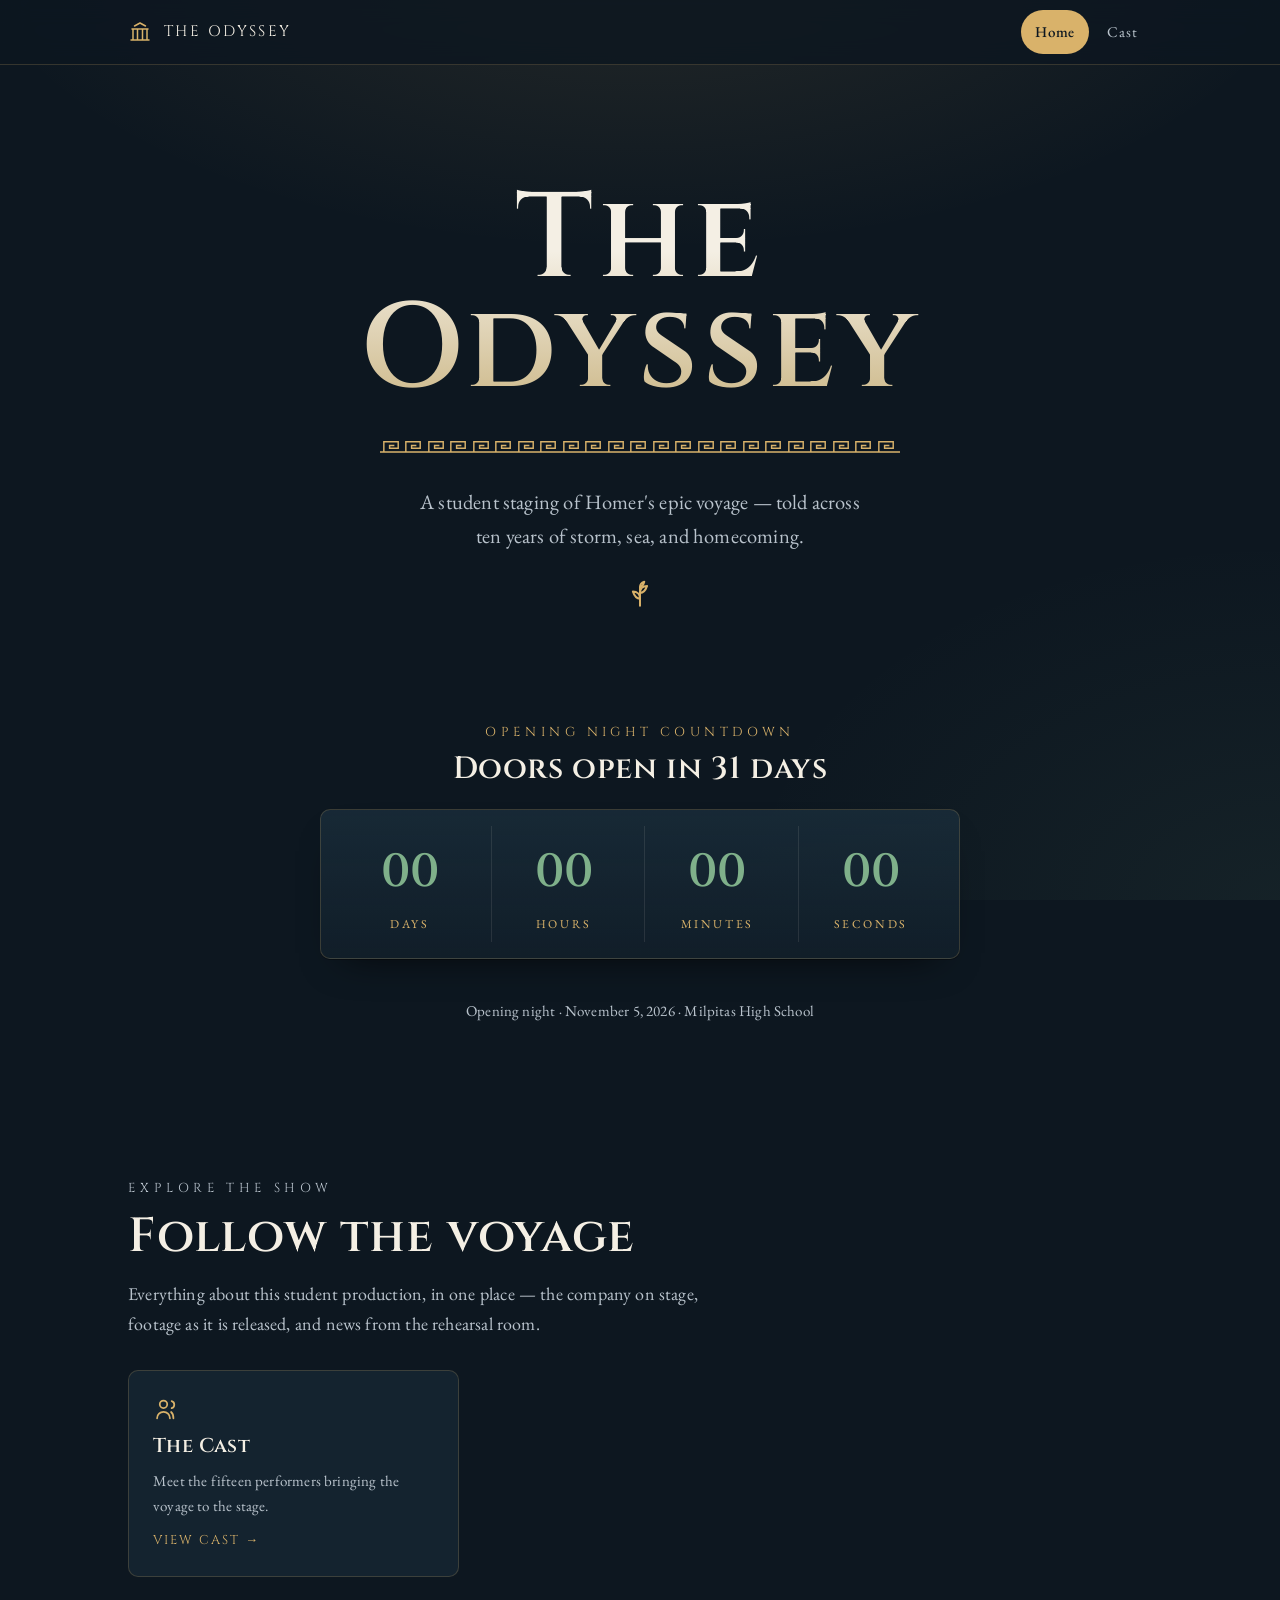
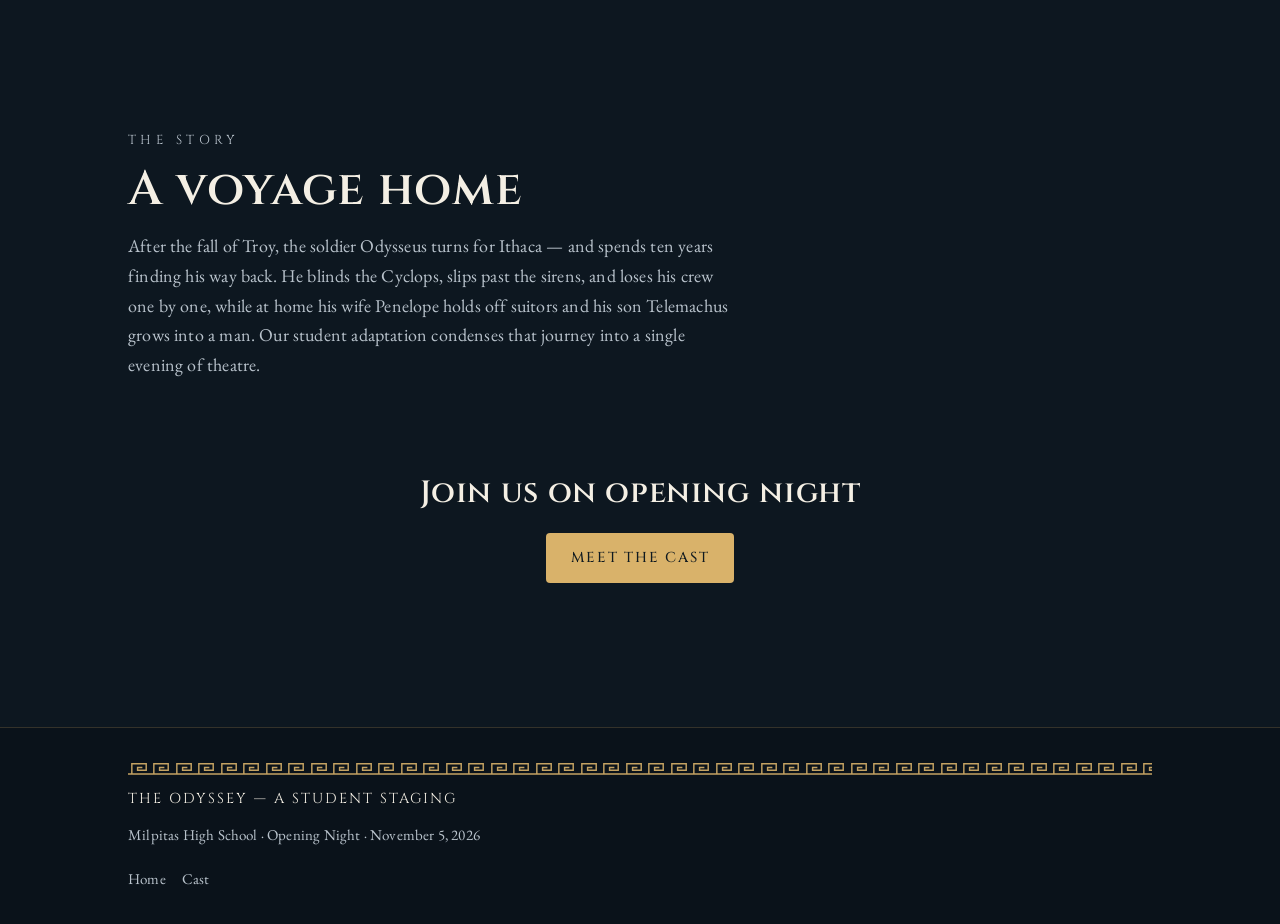
<file: index.html>
<!DOCTYPE html>
<html lang="en">
<head>
  <meta charset="UTF-8">
  <meta name="viewport" content="width=device-width, initial-scale=1">
  <title>The Odyssey — Milpitas High School Student Staging</title>
  <meta name="description" content="The student staging of Homer's Odyssey at Milpitas High School: cast, and opening-night countdown.">
  <link rel="preconnect" href="https://fonts.googleapis.com">
  <link rel="preconnect" href="https://fonts.gstatic.com" crossorigin>
  <link href="https://fonts.googleapis.com/css2?family=Cinzel:wght@500;600;700&family=EB+Garamond:ital,wght@0,400;0,500;0,600;1,400&display=swap" rel="stylesheet">
  <link rel="stylesheet" href="assets/styles.css">
</head>
<body>
  <a class="skip-link" href="#main">Skip to content</a>

  <header class="site-header">
    <div class="wrap inner">
      <a class="brand" href="index.html">
        <svg class="brand__mark" width="24" height="24" viewBox="0 0 24 24" fill="none" stroke="currentColor" stroke-width="1.5" stroke-linecap="round" stroke-linejoin="round" aria-hidden="true">
          <path d="M3 20h18M5 20V9M9.5 20V9M14.5 20V9M19 20V9M4 9h16M6.5 6 12 3l5.5 3"/>
        </svg>
        <span class="brand__text">The Odyssey</span>
      </a>
      <button class="nav-toggle" type="button" aria-expanded="false" aria-controls="primary-nav" aria-label="Toggle navigation menu">
        <svg width="22" height="22" viewBox="0 0 24 24" fill="none" stroke="currentColor" stroke-width="1.8" stroke-linecap="round" aria-hidden="true">
          <path d="M4 7h16M4 12h16M4 17h16"/>
        </svg>
      </button>
      <nav class="site-nav" id="primary-nav" aria-label="Primary">
        <a href="index.html" aria-current="page">Home</a>
        <a href="cast.html">Cast</a>
      </nav>
    </div>
  </header>

  <main id="main">
    <section class="hero">
      <div class="wrap hero__inner">
        <p class="eyebrow reveal"></p>
        <h1 class="reveal" style="--i:1">The Odyssey</h1>
        <div class="meander hero__rule reveal" style="--i:2" aria-hidden="true"></div>
        <p class="hero__tagline reveal" style="--i:3">A student staging of Homer's epic voyage — told across ten years of storm, sea, and homecoming.</p>
        <div class="hero__laurel reveal" style="--i:4" aria-hidden="true">
          <svg width="34" height="34" viewBox="0 0 24 24" fill="none" stroke="currentColor" stroke-width="1.4" stroke-linecap="round" stroke-linejoin="round">
            <path d="M12 21V8"/>
            <path d="M12 12c0-3 2-5 5-5-1 3-2 5-5 5Z"/>
            <path d="M12 16c0-3-2-5-5-5 1 3 2 5 5 5Z"/>
            <path d="M12 8c0-2 1.5-3.5 3-4-.5 2-1.5 3.5-3 4Z"/>
          </svg>
        </div>
      </div>
    </section>

    <section class="section section--tight" aria-labelledby="countdown-heading">
      <div class="wrap" style="display:grid;gap:24px;justify-items:center;text-align:center;">
        <div>
          <p class="eyebrow" id="countdown-heading">Opening night countdown</p>
          <h2 style="font-size:var(--fs-h3);margin-top:8px;">Doors open in 31 days</h2>
        </div>
        <div class="countdown reveal" data-countdown role="timer" aria-live="off">
          <div class="cd-unit">
            <span class="cd-value" data-unit="days">31</span>
            <span class="cd-label">Days</span>
          </div>
          <div class="cd-unit">
            <span class="cd-value" data-unit="hours">00</span>
            <span class="cd-label">Hours</span>
          </div>
          <div class="cd-unit">
            <span class="cd-value" data-unit="minutes">00</span>
            <span class="cd-label">Minutes</span>
          </div>
          <div class="cd-unit">
            <span class="cd-value" data-unit="seconds">00</span>
            <span class="cd-label">Seconds</span>
          </div>
        </div>
        <p class="countdown__caption" data-countdown-label>Opening night &middot; November 5, 2026 &middot; Milpitas High School</p>
      </div>
    </section>

    <section class="section" aria-labelledby="explore-heading">
      <div class="wrap" style="display:grid;gap:32px;">
        <div class="section-head reveal">
          <p class="eyebrow" id="explore-heading">Explore the show</p>
          <h2>Follow the voyage</h2>
          <p>Everything about this student production, in one place — the company on stage, footage as it is released, and news from the rehearsal room.</p>
        </div>
        <div class="link-grid">
          <a class="link-card reveal" href="cast.html" style="--i:0">
            <span class="link-card__icon">
              <svg width="28" height="28" viewBox="0 0 24 24" fill="none" stroke="currentColor" stroke-width="1.5" stroke-linecap="round" stroke-linejoin="round" aria-hidden="true">
                <circle cx="9" cy="8" r="3.2"/><path d="M3.5 20c0-3.3 2.5-5.5 5.5-5.5s5.5 2.2 5.5 5.5"/><path d="M16 5.2a3.2 3.2 0 0 1 0 6.1M17.5 20c0-2.6-.8-4.4-2-5.4"/>
              </svg>
            </span>
            <h3>The Cast</h3>
            <p>Meet the fifteen performers bringing the voyage to the stage.</p>
            <span class="link-card__more">View cast &rarr;</span>
          </a>
        
          
        </div>
      </div>
    </section>

    <section class="section section--tight" aria-labelledby="story-heading">
      <div class="wrap">
        <div class="section-head reveal">
          <p class="eyebrow" id="story-heading">The story</p>
          <h2>A voyage home</h2>
          <p>After the fall of Troy, the soldier Odysseus turns for Ithaca — and spends ten years finding his way back. He blinds the Cyclops, slips past the sirens, and loses his crew one by one, while at home his wife Penelope holds off suitors and his son Telemachus grows into a man. Our student adaptation condenses that journey into a single evening of theatre.</p>
        </div>
      </div>
    </section>

    <section class="section section--tight" aria-labelledby="cta-heading">
      <div class="wrap" style="display:grid;gap:24px;justify-items:center;text-align:center;">
        <h2 id="cta-heading" class="reveal" style="font-size:var(--fs-h3)">Join us on opening night</h2>
        <div class="btn-row reveal" style="justify-content:center;--i:1">
          <a class="btn btn--primary" href="cast.html">Meet the Cast</a>
        </div>
      </div>
    </section>
  </main>

  <footer class="site-footer">
    <div class="wrap inner">
      <div class="meander" aria-hidden="true"></div>
      <p class="foot-brand">The Odyssey &mdash; A Student Staging</p>
      <p class="foot-meta">Milpitas High School &middot; Opening Night &middot; November 5, 2026</p>
      <nav class="foot-nav" aria-label="Footer">
        <a href="index.html">Home</a>
        <a href="cast.html">Cast</a>
      </nav>
    </div>
  </footer>

  <script src="assets/main.js"></script>
</body>
</html>
</file>
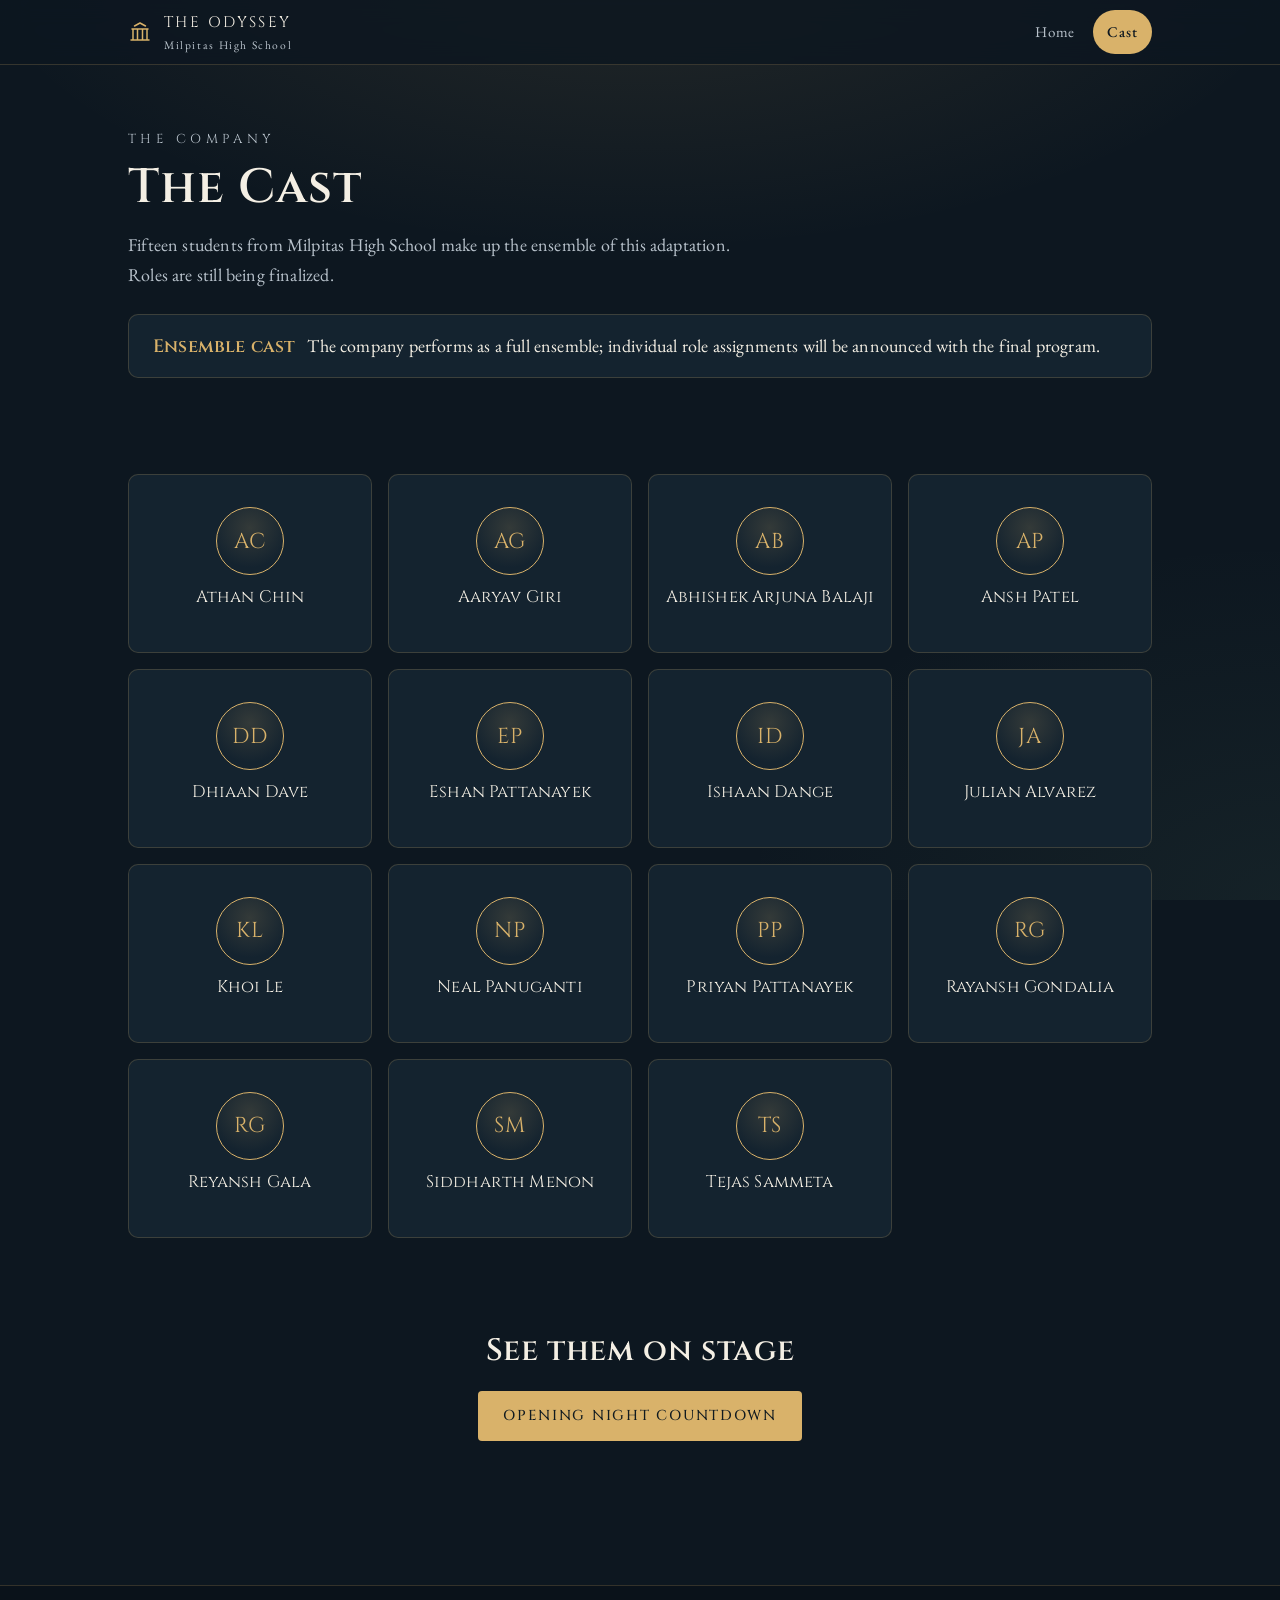
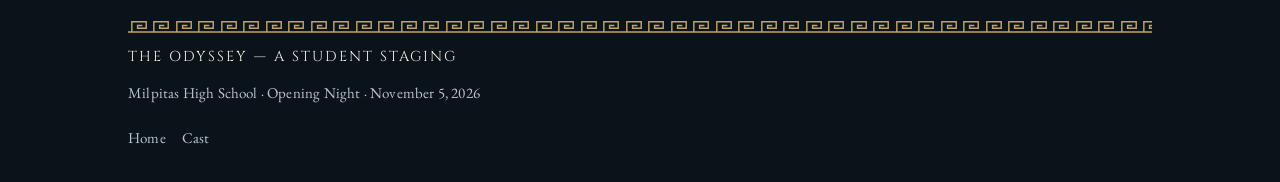
<file: cast.html>
<!DOCTYPE html>
<html lang="en">
<head>
  <meta charset="UTF-8">
  <meta name="viewport" content="width=device-width, initial-scale=1">
  <title>The Cast — The Odyssey | Milpitas High School</title>
  <meta name="description" content="The fifteen performers in the Milpitas High School student staging of the Odyssey.">
  <link rel="preconnect" href="https://fonts.googleapis.com">
  <link rel="preconnect" href="https://fonts.gstatic.com" crossorigin>
  <link href="https://fonts.googleapis.com/css2?family=Cinzel:wght@500;600;700&family=EB+Garamond:ital,wght@0,400;0,500;0,600;1,400&display=swap" rel="stylesheet">
  <link rel="stylesheet" href="assets/styles.css">
</head>
<body>
  <a class="skip-link" href="#main">Skip to content</a>

  <header class="site-header">
    <div class="wrap inner">
      <a class="brand" href="index.html">
        <svg class="brand__mark" width="24" height="24" viewBox="0 0 24 24" fill="none" stroke="currentColor" stroke-width="1.5" stroke-linecap="round" stroke-linejoin="round" aria-hidden="true">
          <path d="M3 20h18M5 20V9M9.5 20V9M14.5 20V9M19 20V9M4 9h16M6.5 6 12 3l5.5 3"/>
        </svg>
        <span class="brand__text">The Odyssey<small>Milpitas High School</small></span>
      </a>
      <button class="nav-toggle" type="button" aria-expanded="false" aria-controls="primary-nav" aria-label="Toggle navigation menu">
        <svg width="22" height="22" viewBox="0 0 24 24" fill="none" stroke="currentColor" stroke-width="1.8" stroke-linecap="round" aria-hidden="true">
          <path d="M4 7h16M4 12h16M4 17h16"/>
        </svg>
      </button>
      <nav class="site-nav" id="primary-nav" aria-label="Primary">
        <a href="index.html">Home</a>
        <a href="cast.html" aria-current="page">Cast</a>
      </nav>
    </div>
  </header>

  <main id="main">
    <section class="section section--tight">
      <div class="wrap" style="display:grid;gap:24px;">
        <div class="section-head reveal">
          <p class="eyebrow">The company</p>
          <h2>The Cast</h2>
          <p>Fifteen students from Milpitas High School make up the ensemble of this adaptation. Roles are still being finalized.</p>
        </div>
        <div class="cast-note reveal" role="note">
          <strong>Ensemble cast</strong>
          <span>The company performs as a full ensemble; individual role assignments will be announced with the final program.</span>
        </div>
      </div>
    </section>

    <section class="section section--tight" aria-label="Cast members">
      <div class="wrap">
        <ul class="cast-grid" style="list-style:none;margin:0;padding:0;">
          <li class="cast-card reveal" style="--i:0">
            <span class="monogram" aria-hidden="true">AC</span>
            <span class="cast-card__name">Athan Chin</span>
            <span class="cast-card__role"></span>
          </li>
          <li class="cast-card reveal" style="--i:1">
            <span class="monogram" aria-hidden="true">AG</span>
            <span class="cast-card__name">Aaryav Giri</span>
            <span class="cast-card__role"></span>
          </li>
          <li class="cast-card reveal" style="--i:2">
            <span class="monogram" aria-hidden="true">AB</span>
            <span class="cast-card__name">Abhishek Arjuna Balaji</span>
            <span class="cast-card__role"></span>
          </li>
          <li class="cast-card reveal" style="--i:3">
            <span class="monogram" aria-hidden="true">AP</span>
            <span class="cast-card__name">Ansh Patel</span>
            <span class="cast-card__role"></span>
          </li>
          <li class="cast-card reveal" style="--i:0">
            <span class="monogram" aria-hidden="true">DD</span>
            <span class="cast-card__name">Dhiaan Dave</span>
            <span class="cast-card__role"></span>
          </li>
          <li class="cast-card reveal" style="--i:1">
            <span class="monogram" aria-hidden="true">EP</span>
            <span class="cast-card__name">Eshan Pattanayek</span>
            <span class="cast-card__role"></span>
          </li>
          <li class="cast-card reveal" style="--i:2">
            <span class="monogram" aria-hidden="true">ID</span>
            <span class="cast-card__name">Ishaan Dange</span>
            <span class="cast-card__role"></span>
          </li>
          <li class="cast-card reveal" style="--i:3">
            <span class="monogram" aria-hidden="true">JA</span>
            <span class="cast-card__name">Julian Alvarez</span>
            <span class="cast-card__role"></span>
          </li>
          <li class="cast-card reveal" style="--i:0">
            <span class="monogram" aria-hidden="true">KL</span>
            <span class="cast-card__name">Khoi Le</span>
            <span class="cast-card__role"></span>
          </li>
          <li class="cast-card reveal" style="--i:1">
            <span class="monogram" aria-hidden="true">NP</span>
            <span class="cast-card__name">Neal Panuganti</span>
            <span class="cast-card__role"></span>
          </li>
          <li class="cast-card reveal" style="--i:2">
            <span class="monogram" aria-hidden="true">PP</span>
            <span class="cast-card__name">Priyan Pattanayek</span>
            <span class="cast-card__role"></span>
          </li>
          <li class="cast-card reveal" style="--i:3">
            <span class="monogram" aria-hidden="true">RG</span>
            <span class="cast-card__name">Rayansh Gondalia</span>
            <span class="cast-card__role"></span>
          </li>
          <li class="cast-card reveal" style="--i:0">
            <span class="monogram" aria-hidden="true">RG</span>
            <span class="cast-card__name">Reyansh Gala</span>
            <span class="cast-card__role"></span>
          </li>
          <li class="cast-card reveal" style="--i:1">
            <span class="monogram" aria-hidden="true">SM</span>
            <span class="cast-card__name">Siddharth Menon</span>
            <span class="cast-card__role"></span>
          </li>
          <li class="cast-card reveal" style="--i:2">
            <span class="monogram" aria-hidden="true">TS</span>
            <span class="cast-card__name">Tejas Sammeta</span>
            <span class="cast-card__role"></span>
          </li>
        </ul>
      </div>
    </section>

    <section class="section section--tight">
      <div class="wrap" style="display:grid;gap:24px;justify-items:center;text-align:center;">
        <h2 class="reveal" style="font-size:var(--fs-h3)">See them on stage</h2>
        <div class="btn-row reveal" style="justify-content:center;--i:1">
          <a class="btn btn--primary" href="index.html#countdown-heading">Opening Night Countdown</a>
        </div>
      </div>
    </section>
  </main>

  <footer class="site-footer">
    <div class="wrap inner">
      <div class="meander" aria-hidden="true"></div>
      <p class="foot-brand">The Odyssey &mdash; A Student Staging</p>
      <p class="foot-meta">Milpitas High School &middot; Opening Night &middot; November 5, 2026</p>
      <nav class="foot-nav" aria-label="Footer">
        <a href="index.html">Home</a>
        <a href="cast.html">Cast</a>
      </nav>
    </div>
  </footer>

  <script src="assets/main.js"></script>
</body>
</html>
</file>
<file: assets/styles.css>
/* OD-LAYOUT-PRIMITIVES v1 — structure only: display, flex/grid, overflow, wrapping, ratio.
   Put this @layer first; product CSS outside the layer always wins. */
@layer od-layout {
  :where(.od-stack,.od-row,.od-row-top,.od-cluster,.od-grid,.od-field,.od-stat,.od-cell,.od-tile) > :where(*) { min-width: 0; }

  /* containers */
  .od-stack   { display: flex; flex-direction: column; gap: var(--od-gap, 8px); }
  .od-row     { display: flex; align-items: center; gap: var(--od-gap, 8px); }
  .od-row-top { display: flex; align-items: flex-start; gap: var(--od-gap, 8px); }
  .od-cluster { display: flex; flex-wrap: wrap; align-items: center; gap: var(--od-gap, 8px); }
  .od-fill    { flex: 1 1 0; min-width: 0; }
  .od-fixed   { flex: none; }
  .od-grid    { display: grid; gap: var(--od-gap, 12px); grid-template-columns: repeat(var(--od-cols, 3), minmax(0, 1fr)); }

  /* stacked information: each piece is its own line — never sibling inline spans */
  .od-stat, .od-field, .od-cell { display: grid; gap: var(--od-gap, 2px); }
  :where(.od-stat,.od-field,.od-cell) > :where(*) { display: block; }
  .od-tile { display: grid; grid-template-rows: auto 1fr; }
  :where(.od-tile) > :where(*) { display: block; }

  /* media keeps its intrinsic ratio by default; never a distorted or cropped
     cover by accident. height:auto lets the ratio win over an <img height="…">
     attribute. Cropping to a uniform box is an explicit opt-in: set --od-ratio
     AND add .od-media-cover together (per the core rule, only where a crop is
     deliberate — tile thumbs, decorative fills — never on full-frame content). */
  .od-media { display: block; width: 100%; height: auto; aspect-ratio: var(--od-ratio, auto); }
  .od-media-cover { object-fit: cover; }

  /* data text only — authored copy is rewritten to its budget instead */
  .od-truncate { display: block; max-width: 100%; overflow: hidden; white-space: nowrap; text-overflow: ellipsis; }
  .od-clamp-2, .od-clamp-3 { display: -webkit-box; -webkit-box-orient: vertical; overflow: hidden; overflow-wrap: anywhere; }
  .od-clamp-2 { -webkit-line-clamp: 2; }
  .od-clamp-3 { -webkit-line-clamp: 3; }
  .od-lines-2 { min-height: calc(2 * 1.4em); }   /* block-level reservation for a shared baseline */
  .od-nowrap  { white-space: nowrap; }           /* 数字+单位 · 价格+起 · 日期+星期 */
  .od-keep    { word-break: keep-all; overflow-wrap: anywhere; } /* CJK labels break at spaces / <wbr> first */

  /* screen skeleton (optional): bars take their own space, the middle scrolls — no padding guessed for chrome */
  .od-screen { display: grid; grid-template-rows: auto minmax(0, 1fr) auto; height: 100%; }
  .od-scroll { overflow-y: auto; overscroll-behavior: contain; min-height: 0; }

  /* horizontal rail: the next item peeks at the edge; trailing room survives overflow */
  .od-rail { display: flex; gap: var(--od-gap, 8px); overflow-x: auto; scroll-snap-type: x proximity; scrollbar-width: none;
             padding-inline: var(--od-rail-pad, 16px); scroll-padding-inline: var(--od-rail-pad, 16px); }
  .od-rail::-webkit-scrollbar { display: none; }
  :where(.od-rail) > :where(*) { flex: none; scroll-snap-align: start; }
  :where(.od-rail) > :where(:last-child) { margin-inline-end: var(--od-rail-pad, 16px); }

  .od-spacer { flex: none; visibility: hidden; pointer-events: none; }
  .od-touch  { min-width: 44px; min-height: 44px; }
}
/* /OD-LAYOUT-PRIMITIVES v1 */

/* ============================================================
   The Odyssey — student staging at Milpitas High School
   Design system: dark theatrical Aegean ground, marble text,
   oxidized-bronze accents, classical serif type.
   ============================================================ */

:root {
  /* color */
  --ground: #0d1720;
  --ground-deep: #0a121a;
  --surface: #14232f;
  --surface-2: #1b2f3d;
  --line: rgba(217, 178, 106, 0.20);
  --line-soft: rgba(244, 239, 228, 0.10);
  --marble: #f4efe4;
  --muted: #b9c3cc;
  --bronze: #d9b26a;
  --bronze-2: #c98a4b;
  --laurel: #7fb08a;

  /* type */
  --ff-display: 'Cinzel', 'Trajan Pro', Georgia, 'Times New Roman', serif;
  --ff-body: 'EB Garamond', Georgia, 'Times New Roman', serif;
  --fs-kicker: 0.8125rem;
  --fs-small: 0.9375rem;
  --fs-body: 1.125rem;      /* 18px */
  --fs-lead: clamp(1.25rem, 1.6vw, 1.5rem);
  --fs-h3: clamp(1.5rem, 2.4vw, 2rem);
  --fs-h2: clamp(2rem, 4vw, 3rem);
  --fs-display: clamp(3.25rem, 13vw, 7.5rem);

  /* spacing */
  --space-1: 4px;
  --space-2: 8px;
  --space-3: 12px;
  --space-4: 16px;
  --space-5: 24px;
  --space-6: 32px;
  --space-7: 48px;
  --space-8: 64px;
  --space-9: 96px;
  --pad-x: clamp(16px, 5vw, 48px);
  --maxw: 1120px;
  --maxw-text: 68ch;

  /* shape */
  --radius-sm: 4px;
  --radius: 10px;
  --radius-lg: 16px;
  --shadow-1: 0 1px 0 rgba(0, 0, 0, 0.35), 0 18px 40px -24px rgba(0, 0, 0, 0.85);
  --shadow-glow: 0 0 0 1px var(--line), 0 24px 60px -30px rgba(217, 178, 106, 0.35);

  /* motion */
  --t-fast: 160ms;
  --t: 220ms;
  --t-slow: 320ms;
  --ease-out: cubic-bezier(0.22, 1, 0.36, 1);
  --ease-in: cubic-bezier(0.55, 0, 1, 0.45);
}

*,
*::before,
*::after { box-sizing: border-box; }

html { -webkit-text-size-adjust: 100%; scroll-behavior: smooth; }

body {
  margin: 0;
  min-height: 100vh;
  color: var(--marble);
  background-color: var(--ground);
  background-image:
    radial-gradient(1100px 520px at 50% -8%, rgba(217, 178, 106, 0.12), transparent 62%),
    radial-gradient(900px 600px at 100% 100%, rgba(127, 176, 138, 0.07), transparent 60%);
  background-attachment: fixed;
  font-family: var(--ff-body);
  font-size: var(--fs-body);
  line-height: 1.65;
  letter-spacing: 0.01em;
  text-rendering: optimizeLegibility;
  -webkit-font-smoothing: antialiased;
}

h1, h2, h3, h4 {
  font-family: var(--ff-display);
  font-weight: 600;
  line-height: 1.08;
  letter-spacing: 0.02em;
  margin: 0;
}

p { margin: 0; }

a { color: var(--bronze); text-decoration-thickness: 1px; text-underline-offset: 3px; }

img, svg { display: block; max-width: 100%; }

::selection { background: rgba(217, 178, 106, 0.28); color: var(--marble); }

:where(a, button, [tabindex]):focus-visible {
  outline: 2px solid var(--bronze);
  outline-offset: 3px;
  border-radius: var(--radius-sm);
}

.skip-link {
  position: absolute;
  left: 16px;
  top: -60px;
  z-index: 100;
  padding: 10px 16px;
  background: var(--bronze);
  color: var(--ground);
  border-radius: var(--radius-sm);
  font-family: var(--ff-display);
  text-decoration: none;
  transition: top var(--t-fast) var(--ease-out);
}
.skip-link:focus { top: 12px; }

/* ---------- Greek key frieze ---------- */
.meander {
  height: 15px;
  background-image: url("data:image/svg+xml,%3Csvg xmlns='http://www.w3.org/2000/svg' width='24' height='16' viewBox='0 0 24 16'%3E%3Cpath d='M0 15H24M4 15V4H19V11H10V8H15' fill='none' stroke='%23d9b26a' stroke-width='1.5'/%3E%3C/svg%3E");
  background-repeat: repeat-x;
  background-size: auto 15px;
  opacity: 0.9;
}

/* ---------- layout wrappers ---------- */
.wrap {
  width: 100%;
  max-width: var(--maxw);
  margin-inline: auto;
  padding-inline: var(--pad-x);
}

.section { padding-block: clamp(40px, 7vw, var(--space-9)); }
.section--tight { padding-block: clamp(32px, 5vw, var(--space-7)); }

.eyebrow {
  font-family: var(--ff-display);
  font-size: var(--fs-kicker);
  letter-spacing: 0.34em;
  text-transform: uppercase;
  color: var(--bronze);
}

.lead { font-size: var(--fs-lead); color: var(--muted); max-width: var(--maxw-text); }

.section-head { max-width: var(--maxw-text); }
.section-head h2 { font-size: var(--fs-h2); margin-top: var(--space-3); }
.section-head p { margin-top: var(--space-4); color: var(--muted); }

/* ---------- header ---------- */
.site-header {
  position: sticky;
  top: 0;
  z-index: 60;
  background: rgba(13, 23, 32, 0.82);
  -webkit-backdrop-filter: blur(12px);
  backdrop-filter: blur(12px);
  border-bottom: 1px solid var(--line);
}
.site-header .inner {
  display: flex;
  align-items: center;
  gap: var(--space-4);
  min-height: 64px;
}
.brand {
  display: inline-flex;
  align-items: center;
  gap: var(--space-3);
  color: var(--marble);
  text-decoration: none;
  font-family: var(--ff-display);
  font-size: 0.95rem;
  letter-spacing: 0.16em;
  text-transform: uppercase;
}
.brand__mark { color: var(--bronze); flex: none; }
.brand__text { display: grid; }
.brand__text small {
  display: block;
  font-family: var(--ff-body);
  font-size: 0.72rem;
  letter-spacing: 0.14em;
  text-transform: none;
  color: var(--muted);
}

.site-nav { display: flex; align-items: center; gap: var(--space-1); margin-left: auto; }
.site-nav a {
  display: inline-block;
  padding: 10px 14px;
  border-radius: 999px;
  color: var(--muted);
  text-decoration: none;
  font-size: var(--fs-small);
  letter-spacing: 0.06em;
  transition: color var(--t-fast) var(--ease-out), background-color var(--t-fast) var(--ease-out);
}
@media (hover: hover) {
  .site-nav a:hover { color: var(--marble); background: rgba(244, 239, 228, 0.07); }
}
.site-nav a[aria-current="page"] { color: var(--ground); background: var(--bronze); font-weight: 500; }

.nav-toggle {
  display: none;
  margin-left: auto;
  width: 44px;
  height: 44px;
  align-items: center;
  justify-content: center;
  padding: 0;
  background: transparent;
  border: 1px solid var(--line);
  border-radius: var(--radius-sm);
  color: var(--marble);
  cursor: pointer;
}
.nav-toggle svg { pointer-events: none; }

@media (max-width: 760px) {
  .nav-toggle { display: inline-flex; }
  .site-nav {
    position: absolute;
    left: 0;
    right: 0;
    top: 100%;
    margin-left: 0;
    flex-direction: column;
    align-items: stretch;
    gap: 0;
    padding: var(--space-2) var(--pad-x) var(--space-4);
    background: rgba(13, 23, 32, 0.98);
    border-bottom: 1px solid var(--line);
    transform-origin: top;
    display: none;
  }
  .site-nav.is-open { display: flex; }
  .site-nav a { padding: 14px 12px; border-radius: var(--radius-sm); font-size: var(--fs-body); }
  .site-nav a[aria-current="page"] { border-radius: var(--radius-sm); }
}

/* ---------- buttons ---------- */
.btn {
  display: inline-flex;
  align-items: center;
  justify-content: center;
  gap: var(--space-2);
  min-height: 48px;
  padding: 12px 24px;
  border-radius: var(--radius-sm);
  border: 1px solid transparent;
  font-family: var(--ff-display);
  font-size: 0.9rem;
  font-weight: 500;
  letter-spacing: 0.12em;
  text-transform: uppercase;
  text-decoration: none;
  cursor: pointer;
  transition: transform var(--t-fast) var(--ease-out), background-color var(--t-fast) var(--ease-out),
              border-color var(--t-fast) var(--ease-out), color var(--t-fast) var(--ease-out);
}
.btn--primary { background: var(--bronze); color: #101a20; }
.btn--ghost { background: transparent; color: var(--marble); border-color: var(--line); }
@media (hover: hover) {
  .btn:hover { transform: translateY(-2px); }
  .btn--primary:hover { background: #e6c483; }
  .btn--ghost:hover { border-color: var(--bronze); color: var(--bronze); }
}
.btn:active { transform: translateY(0); }

.btn-row { display: flex; flex-wrap: wrap; gap: var(--space-3); }

/* ---------- hero ---------- */
.hero { position: relative; overflow: hidden; text-align: center; padding-block: clamp(40px, 8vw, 96px) clamp(32px, 6vw, 64px); }
.hero__inner { display: grid; gap: var(--space-5); justify-items: center; max-width: 920px; margin-inline: auto; }
.hero h1 {
  font-size: var(--fs-display);
  line-height: 0.92;
  letter-spacing: 0.04em;
  background: linear-gradient(180deg, var(--marble) 30%, #cdb98a 100%);
  -webkit-background-clip: text;
  background-clip: text;
  color: transparent;
  text-wrap: balance;
}
.hero__tagline { font-size: var(--fs-lead); color: var(--muted); max-width: 46ch; }
.hero__rule { width: min(520px, 80%); height: 15px; margin-block: var(--space-2); }
.hero__laurel { color: var(--bronze); display: flex; justify-content: center; gap: var(--space-4); }

/* ---------- countdown ---------- */
.countdown {
  display: grid;
  grid-template-columns: repeat(4, minmax(0, 1fr));
  gap: var(--space-2);
  width: min(640px, 100%);
  margin-inline: auto;
  padding: var(--space-4);
  border: 1px solid var(--line);
  border-radius: var(--radius);
  background: linear-gradient(180deg, rgba(27, 47, 61, 0.75), rgba(20, 35, 47, 0.6));
  box-shadow: var(--shadow-1);
}
.cd-unit { display: grid; gap: var(--space-1); padding: var(--space-2) 0; }
.cd-unit + .cd-unit { border-left: 1px solid var(--line-soft); }
.cd-value {
  font-family: var(--ff-display);
  font-size: clamp(1.9rem, 5.5vw, 2.9rem);
  font-weight: 600;
  color: var(--marble);
  font-variant-numeric: tabular-nums;
}
.cd-label {
  font-size: 0.75rem;
  letter-spacing: 0.22em;
  text-transform: uppercase;
  color: var(--bronze);
}
.countdown__caption { margin-top: var(--space-4); color: var(--muted); font-size: var(--fs-small); }
.countdown.is-live .cd-value { color: var(--laurel); }

/* ---------- quick links ---------- */
.link-grid { display: grid; grid-template-columns: repeat(3, minmax(0, 1fr)); gap: var(--space-4); }
.link-card {
  display: grid;
  gap: var(--space-3);
  align-content: start;
  padding: var(--space-5);
  border: 1px solid var(--line);
  border-radius: var(--radius);
  background: var(--surface);
  color: var(--marble);
  text-decoration: none;
  transition: transform var(--t) var(--ease-out), border-color var(--t) var(--ease-out), background-color var(--t) var(--ease-out);
}
.link-card__icon { color: var(--bronze); }
.link-card h3 { font-size: 1.25rem; }
.link-card p { color: var(--muted); font-size: var(--fs-small); }
.link-card__more { color: var(--bronze); font-family: var(--ff-display); font-size: 0.8rem; letter-spacing: 0.16em; text-transform: uppercase; }
@media (hover: hover) {
  .link-card:hover { transform: translateY(-4px); border-color: var(--bronze); background: var(--surface-2); }
}

/* ---------- cast ---------- */
.cast-grid { display: grid; grid-template-columns: repeat(auto-fill, minmax(200px, 1fr)); gap: var(--space-4); }
.cast-card {
  display: grid;
  justify-items: center;
  gap: var(--space-3);
  padding: var(--space-6) var(--space-4);
  border: 1px solid var(--line);
  border-radius: var(--radius);
  background: var(--surface);
  text-align: center;
  transition: transform var(--t) var(--ease-out), border-color var(--t) var(--ease-out);
}
@media (hover: hover) {
  .cast-card:hover { transform: translateY(-4px); border-color: var(--bronze); }
}
.monogram {
  display: grid;
  place-items: center;
  width: 68px;
  height: 68px;
  border-radius: 50%;
  border: 1px solid var(--bronze);
  color: var(--bronze);
  font-family: var(--ff-display);
  font-size: 1.35rem;
  letter-spacing: 0.04em;
  background: radial-gradient(circle at 50% 30%, rgba(217, 178, 106, 0.16), transparent 70%);
}
.cast-card__name { font-family: var(--ff-display); font-size: 1.05rem; line-height: 1.25; }
.cast-card__role { color: var(--muted); font-size: var(--fs-small); letter-spacing: 0.04em; }

.cast-note {
  display: flex;
  flex-wrap: wrap;
  align-items: baseline;
  gap: var(--space-3);
  padding: var(--space-4) var(--space-5);
  border: 1px solid var(--line);
  border-radius: var(--radius);
  background: var(--surface);
}
.cast-note strong { font-family: var(--ff-display); color: var(--bronze); font-weight: 600; }

/* ---------- videos ---------- */
.feature-video {
  position: relative;
  aspect-ratio: 16 / 9;
  border: 1px solid var(--line);
  border-radius: var(--radius);
  background:
    radial-gradient(120% 100% at 50% 0%, rgba(217, 178, 106, 0.13), transparent 62%),
    var(--ground-deep);
  display: grid;
  place-items: center;
  text-align: center;
  overflow: hidden;
}
.feature-video__inner { display: grid; gap: var(--space-3); justify-items: center; padding: var(--space-6); }
.play-ring {
  display: grid;
  place-items: center;
  width: 76px;
  height: 76px;
  border-radius: 50%;
  border: 1px solid var(--bronze);
  color: var(--bronze);
  background: rgba(13, 23, 32, 0.55);
}
.video-grid { display: grid; grid-template-columns: repeat(3, minmax(0, 1fr)); gap: var(--space-4); margin-top: var(--space-5); }
.video-card {
  display: grid;
  gap: var(--space-3);
  padding: var(--space-4);
  border: 1px solid var(--line);
  border-radius: var(--radius);
  background: var(--surface);
}
.video-card__thumb {
  position: relative;
  aspect-ratio: 16 / 9;
  border-radius: var(--radius-sm);
  background: var(--ground-deep);
  border: 1px solid var(--line-soft);
  display: grid;
  place-items: center;
  color: var(--bronze);
}
.video-card h3 { font-size: 1.1rem; }
.video-card p { color: var(--muted); font-size: var(--fs-small); }
.tag {
  display: inline-block;
  padding: 3px 10px;
  border: 1px solid var(--line);
  border-radius: 999px;
  font-size: 0.72rem;
  letter-spacing: 0.16em;
  text-transform: uppercase;
  color: var(--bronze);
}

/* ---------- updates ---------- */
.update-feed { display: grid; gap: var(--space-4); }
.update {
  display: grid;
  gap: var(--space-3);
  padding: var(--space-5);
  border: 1px solid var(--line);
  border-left: 2px solid var(--bronze);
  border-radius: var(--radius);
  background: var(--surface);
}
.update__meta { display: flex; flex-wrap: wrap; align-items: center; gap: var(--space-3); color: var(--muted); font-size: var(--fs-small); }
.update h3 { font-size: var(--fs-h3); }
.update p { color: var(--muted); max-width: var(--maxw-text); }
.update--empty { border-left-style: dashed; opacity: 0.9; }

/* ---------- footer ---------- */
.site-footer { margin-top: var(--space-9); border-top: 1px solid var(--line); background: var(--ground-deep); }
.site-footer .inner { display: grid; gap: var(--space-3); padding-block: var(--space-6); }
.foot-brand { font-family: var(--ff-display); letter-spacing: 0.14em; text-transform: uppercase; font-size: 0.9rem; }
.foot-meta { color: var(--muted); font-size: var(--fs-small); }
.foot-nav { display: flex; flex-wrap: wrap; gap: var(--space-4); margin-top: var(--space-2); }
.foot-nav a { color: var(--muted); text-decoration: none; font-size: var(--fs-small); }
@media (hover: hover) { .foot-nav a:hover { color: var(--bronze); } }

/* ---------- reveal ---------- */
.reveal { opacity: 0; transform: translateY(16px); transition: opacity var(--t-slow) var(--ease-out), transform var(--t-slow) var(--ease-out); }
.reveal.is-visible { opacity: 1; transform: none; }
.reveal[style*="--i"] { transition-delay: calc(var(--i) * 40ms); }

@media (prefers-reduced-motion: reduce) {
  html { scroll-behavior: auto; }
  .reveal { opacity: 1; transform: none; transition: none; }
  *, *::before, *::after { animation-duration: 0.001ms !important; transition-duration: 0.001ms !important; }
}

/* ---------- responsive ---------- */
@media (max-width: 900px) {
  .link-grid { grid-template-columns: 1fr; }
  .video-grid { grid-template-columns: 1fr; }
}
@media (max-width: 560px) {
  .countdown { grid-template-columns: repeat(2, minmax(0, 1fr)); gap: var(--space-2); }
  .cd-unit:nth-child(3) { border-left: none; }
  .cast-grid { grid-template-columns: repeat(2, minmax(0, 1fr)); }
  .hero__tagline { font-size: var(--fs-body); }
}
@media (max-width: 380px) {
  .cast-grid { grid-template-columns: 1fr; }
}
</file>
